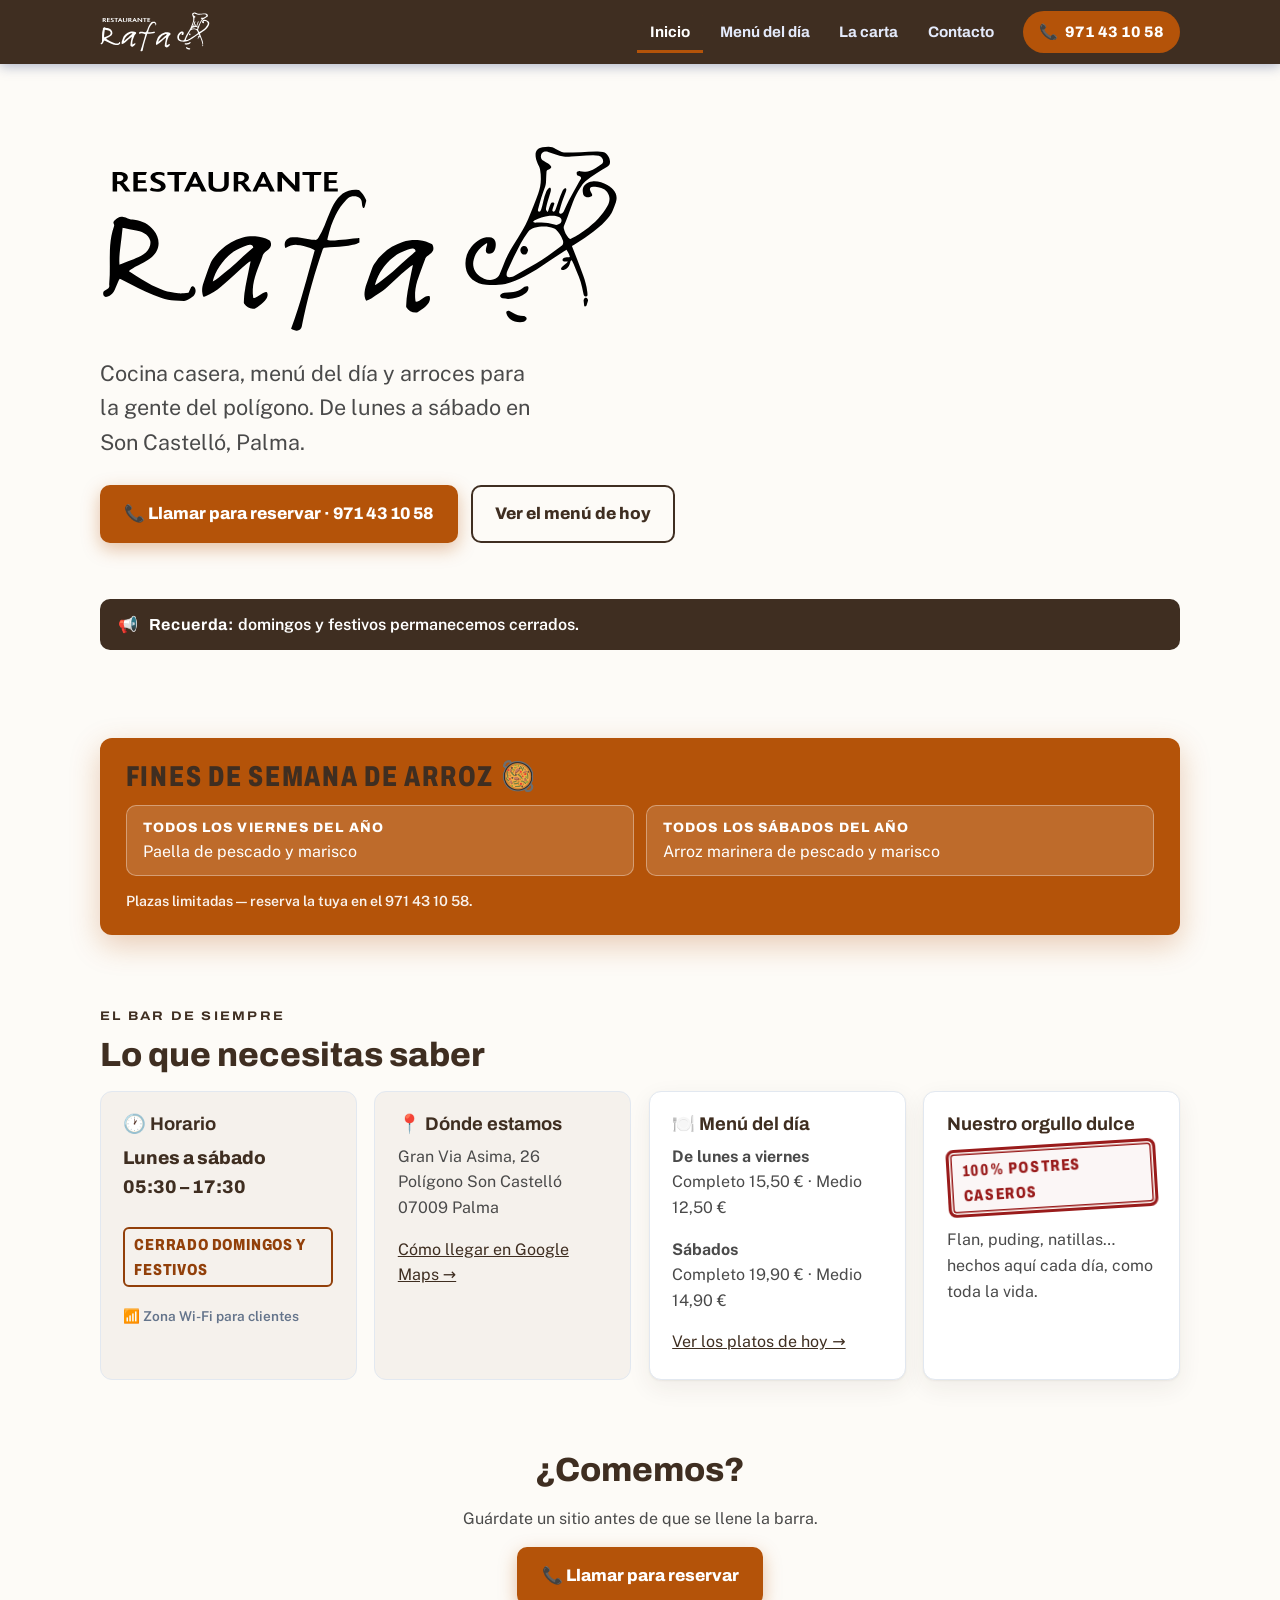
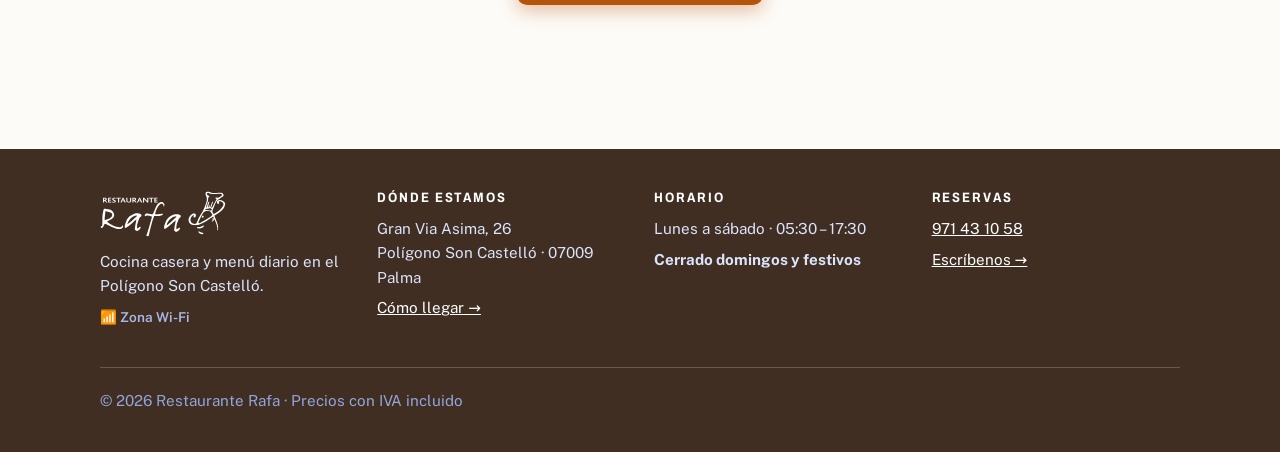
<file: index.html>
<!DOCTYPE html>
<html lang="es">
<head>
  <meta charset="UTF-8">
  <meta name="viewport" content="width=device-width, initial-scale=1">
  <title>Restaurante Rafa · Menú diario y cocina casera en Son Castelló, Palma</title>
  <meta name="description" content="Bar restaurante Rafa en el Polígono Son Castelló (Palma). Menú del día, bocadillos, arroces y postres 100% caseros. Paella de pescado y marisco todos los viernes. Reservas: 971 43 10 58.">
  <meta name="theme-color" content="#1E3A8A">
  <link rel="icon" type="image/svg+xml" href="logo-rafa.svg">
  <meta property="og:title" content="Restaurante Rafa · Son Castelló, Palma">
  <meta property="og:description" content="Menú del día, arroces de fin de semana y postres 100% caseros. Reservas: 971 43 10 58.">
  <link rel="preconnect" href="https://fonts.googleapis.com">
  <link rel="preconnect" href="https://fonts.gstatic.com" crossorigin>
  <link href="https://fonts.googleapis.com/css2?family=Archivo:wdth,wght@62..125,400..900&family=Caveat:wght@600&family=Public+Sans:wght@400;600;700&display=swap" rel="stylesheet">
  <link rel="stylesheet" href="estilo.css">
</head>
<body>
  <a class="salto-contenido" href="#contenido">Saltar al contenido</a>

  <header class="cabecera">
    <div class="contenedor cabecera__fila">
      <a class="marca" href="index.html" aria-label="Restaurante Rafa — Inicio">
        <img class="logo-blanco" src="logo-rafa.svg" alt="Restaurante Rafa">
      </a>
      <button class="nav-boton" aria-expanded="false" aria-controls="nav-principal">☰ Menú</button>
      <nav class="nav-principal" id="nav-principal" aria-label="Navegación principal">
        <ul>
          <li><a href="index.html" aria-current="page">Inicio</a></li>
          <li><a href="menu-diario.html">Menú del día</a></li>
          <li><a href="la-carta.html">La carta</a></li>
          <li><a href="contacto.html">Contacto</a></li>
        </ul>
      </nav>
      <a class="btn-llamar-nav" href="tel:971431058">
        📞 <span class="texto">971 43 10 58</span><span class="texto-corto">Llamar</span>
      </a>
    </div>
  </header>

  <main id="contenido">

    <!-- ============ PORTADA ============ -->
    <section class="hero contenedor">
      <img class="hero__logo" src="logo-rafa.svg" alt="Restaurante Rafa">
      <p class="hero__lema">
        Cocina casera, menú del día y arroces para la gente del polígono.
        De lunes a sábado en Son Castelló, Palma.
      </p>
      <div class="hero__acciones">
        <a class="btn btn--llamar" href="tel:971431058">📞 Llamar para reservar · 971 43 10 58</a>
        <a class="btn btn--contorno" href="menu-diario.html">Ver el menú de hoy</a>
      </div>
    </section>

    <!-- ============ AVISOS DESTACADOS ============
         Para cambiar el aviso, edita el texto de abajo.
         Para ocultarlo, añade class="aviso oculto".        -->
    <section class="contenedor" aria-label="Avisos">
      <p class="aviso">
        📢 <span><strong>Recuerda:</strong> domingos y festivos permanecemos cerrados.</span>
      </p>
    </section>

    <!-- ============ ARROCES DE FIN DE SEMANA ============ -->
    <section class="seccion contenedor" aria-labelledby="titulo-arroces">
      <div class="banner-arroces">
        <h2 class="banner-arroces__titulo" id="titulo-arroces">Fines de semana de arroz 🥘</h2>
        <ul class="banner-arroces__dias">
          <li>
            <strong>Todos los viernes del año</strong>
            Paella de pescado y marisco
          </li>
          <li>
            <strong>Todos los sábados del año</strong>
            Arroz marinera de pescado y marisco
          </li>
        </ul>
        <p class="banner-arroces__nota">Plazas limitadas — reserva la tuya en el 971 43 10 58.</p>
      </div>
    </section>

    <!-- ============ INFORMACIÓN PRÁCTICA ============ -->
    <section class="seccion contenedor" aria-labelledby="titulo-info" style="padding-top:0">
      <p class="cejilla cejilla--marino">El bar de siempre</p>
      <h2 id="titulo-info">Lo que necesitas saber</h2>

      <div class="rejilla-info mt-1">
        <article class="tarjeta">
          <h3>🕐 Horario</h3>
          <p class="dato-fuerte">Lunes a sábado<br>05:30 – 17:30</p>
          <p><span class="cerrado">Cerrado domingos y festivos</span></p>
          <p><span class="wifi">📶 Zona Wi-Fi para clientes</span></p>
        </article>

        <article class="tarjeta">
          <h3>📍 Dónde estamos</h3>
          <p>Gran Via Asima, 26<br>Polígono Son Castelló<br>07009 Palma</p>
          <p><a href="https://www.google.com/maps/search/?api=1&query=Restaurante+Rafa+Gran+Via+Asima+26+Palma" target="_blank" rel="noopener">Cómo llegar en Google Maps →</a></p>
        </article>

        <article class="tarjeta tarjeta--papel">
          <h3>🍽️ Menú del día</h3>
          <p>
            <strong>De lunes a viernes</strong><br>
            Completo 15,50 € · Medio 12,50 €
          </p>
          <p>
            <strong>Sábados</strong><br>
            Completo 19,90 € · Medio 14,90 €
          </p>
          <p><a href="menu-diario.html">Ver los platos de hoy →</a></p>
        </article>

        <article class="tarjeta tarjeta--papel">
          <h3>Nuestro orgullo dulce</h3>
          <p><span class="sello">100% postres caseros</span></p>
          <p class="mt-1">Flan, puding, natillas… hechos aquí cada día, como toda la vida.</p>
        </article>
      </div>
    </section>

    <!-- ============ CIERRE ============ -->
    <section class="seccion contenedor centrado" style="padding-top:0">
      <h2>¿Comemos?</h2>
      <p>Guárdate un sitio antes de que se llene la barra.</p>
      <a class="btn btn--llamar" href="tel:971431058">📞 Llamar para reservar</a>
    </section>

  </main>

  <footer class="pie">
    <div class="contenedor">
      <div class="pie__rejilla">
        <div class="pie__marca">
          <img class="logo-blanco" src="logo-rafa.svg" alt="Restaurante Rafa">
          <p>Cocina casera y menú diario en el Polígono Son Castelló.</p>
          <p><span class="wifi">📶 Zona Wi-Fi</span></p>
        </div>
        <div>
          <h3>Dónde estamos</h3>
          <p>Gran Via Asima, 26<br>Polígono Son Castelló · 07009 Palma</p>
          <p><a href="https://www.google.com/maps/search/?api=1&query=Restaurante+Rafa+Gran+Via+Asima+26+Palma" target="_blank" rel="noopener">Cómo llegar →</a></p>
        </div>
        <div>
          <h3>Horario</h3>
          <p>Lunes a sábado · 05:30 – 17:30</p>
          <p><strong>Cerrado domingos y festivos</strong></p>
        </div>
        <div>
          <h3>Reservas</h3>
          <p><a href="tel:971431058">971 43 10 58</a></p>
          <p><a href="contacto.html">Escríbenos →</a></p>
        </div>
      </div>
      <div class="pie__condiciones">
        <p class="pie__legal">© <span data-anio>2026</span> Restaurante Rafa · Precios con IVA incluido</p>
      </div>
    </div>
  </footer>

  <script src="config.js"></script>
  <script src="comun.js"></script>
</body>
</html>
</file>
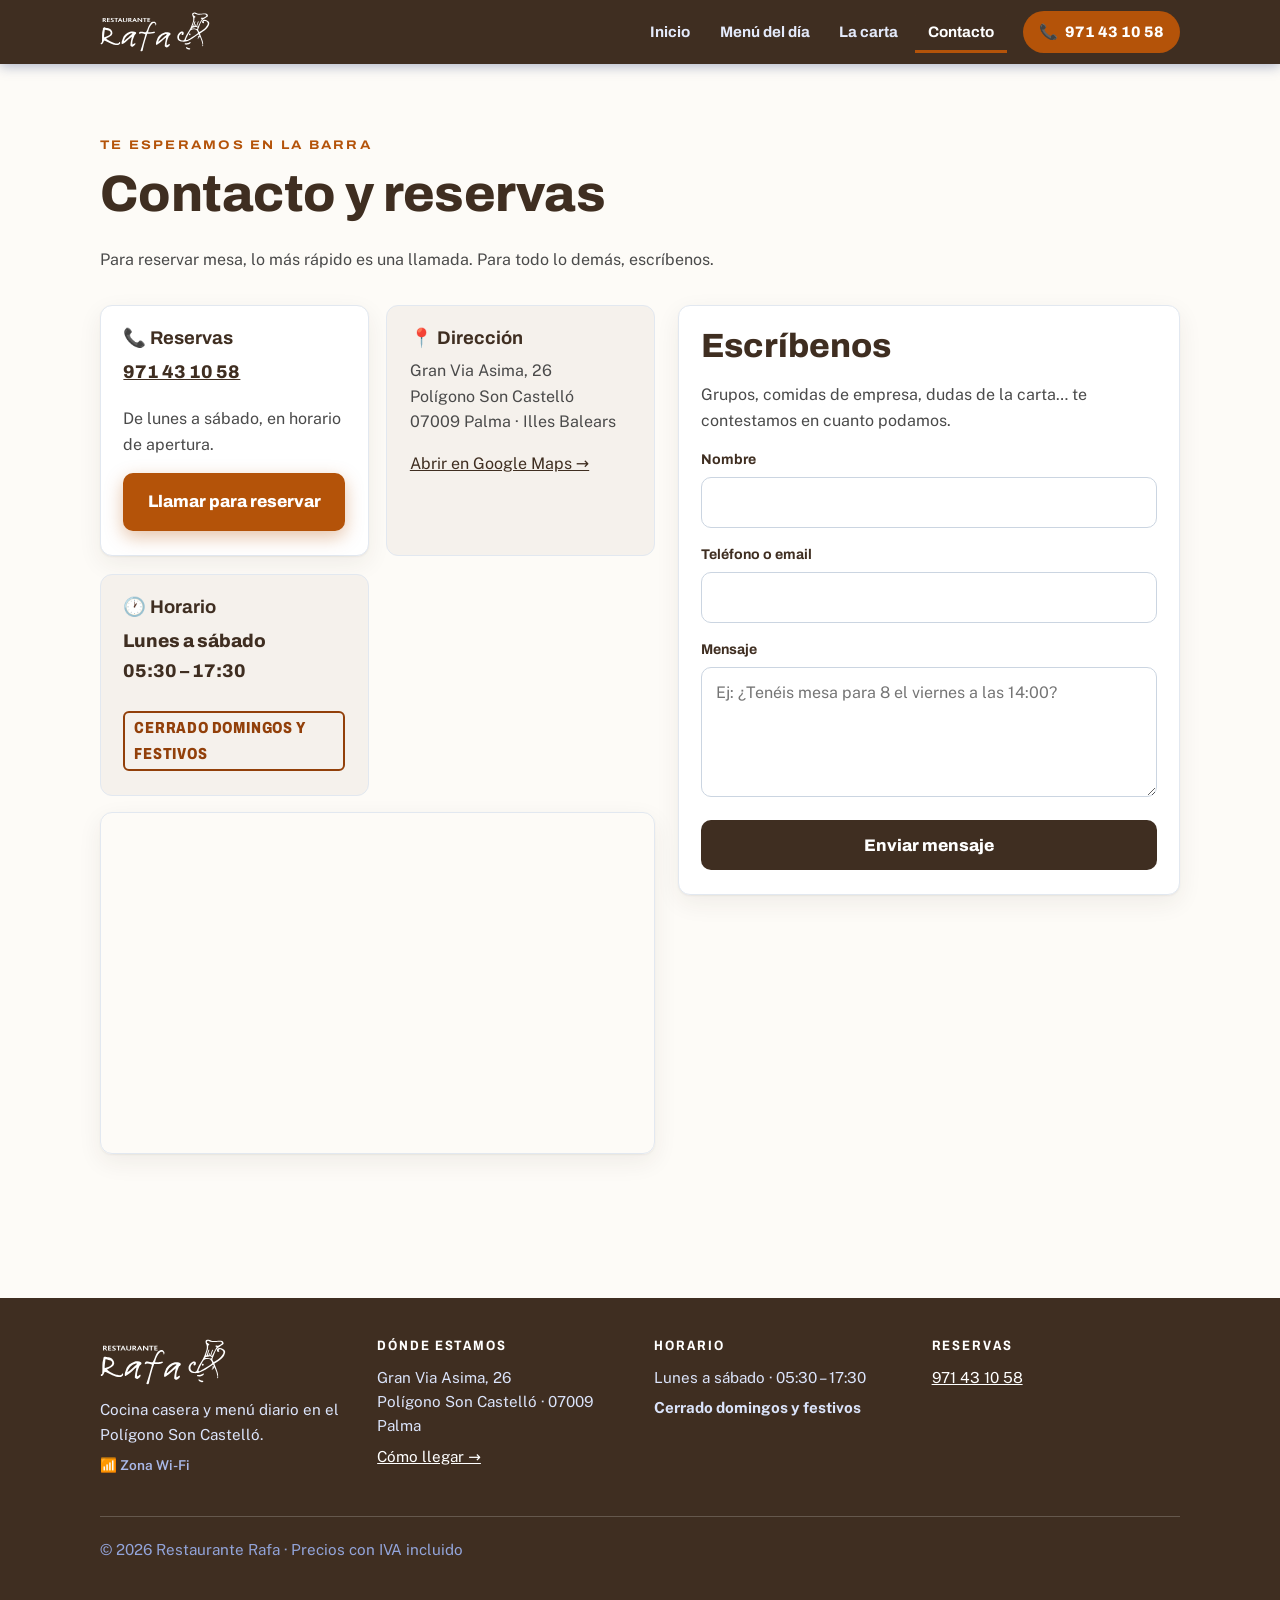
<file: contacto.html>
<!DOCTYPE html>
<html lang="es">
<head>
  <meta charset="UTF-8">
  <meta name="viewport" content="width=device-width, initial-scale=1">
  <title>Contacto y reservas · Restaurante Rafa, Son Castelló</title>
  <meta name="description" content="Reserva mesa en Restaurante Rafa: 971 43 10 58. Gran Via Asima 26, Polígono Son Castelló, Palma. Abierto de lunes a sábado.">
  <meta name="theme-color" content="#1E3A8A">
  <link rel="icon" type="image/svg+xml" href="logo-rafa.svg">
  <link rel="preconnect" href="https://fonts.googleapis.com">
  <link rel="preconnect" href="https://fonts.gstatic.com" crossorigin>
  <link href="https://fonts.googleapis.com/css2?family=Archivo:wdth,wght@62..125,400..900&family=Caveat:wght@600&family=Public+Sans:wght@400;600;700&display=swap" rel="stylesheet">
  <link rel="stylesheet" href="estilo.css">
</head>
<body>
  <a class="salto-contenido" href="#contenido">Saltar al contenido</a>

  <header class="cabecera">
    <div class="contenedor cabecera__fila">
      <a class="marca" href="index.html" aria-label="Restaurante Rafa — Inicio">
        <img class="logo-blanco" src="logo-rafa.svg" alt="Restaurante Rafa">
      </a>
      <button class="nav-boton" aria-expanded="false" aria-controls="nav-principal">☰ Menú</button>
      <nav class="nav-principal" id="nav-principal" aria-label="Navegación principal">
        <ul>
          <li><a href="index.html">Inicio</a></li>
          <li><a href="menu-diario.html">Menú del día</a></li>
          <li><a href="la-carta.html">La carta</a></li>
          <li><a href="contacto.html" aria-current="page">Contacto</a></li>
        </ul>
      </nav>
      <a class="btn-llamar-nav" href="tel:971431058">
        📞 <span class="texto">971 43 10 58</span><span class="texto-corto">Llamar</span>
      </a>
    </div>
  </header>

  <main id="contenido">
    <section class="seccion contenedor">
      <p class="cejilla">Te esperamos en la barra</p>
      <h1>Contacto y reservas</h1>
      <p>Para reservar mesa, lo más rápido es una llamada. Para todo lo demás, escríbenos.</p>

      <div class="rejilla-contacto mt-2">

        <!-- Columna: dónde y cuándo -->
        <div>
          <div class="rejilla-info">
            <article class="tarjeta tarjeta--papel">
              <h3>📞 Reservas</h3>
              <p class="dato-fuerte"><a href="tel:971431058">971 43 10 58</a></p>
              <p>De lunes a sábado, en horario de apertura.</p>
              <a class="btn btn--llamar btn--bloque" href="tel:971431058">Llamar para reservar</a>
            </article>

            <article class="tarjeta">
              <h3>📍 Dirección</h3>
              <p>Gran Via Asima, 26<br>Polígono Son Castelló<br>07009 Palma · Illes Balears</p>
              <p><a href="https://www.google.com/maps/search/?api=1&query=Restaurante+Rafa+Gran+Via+Asima+26+Palma" target="_blank" rel="noopener">Abrir en Google Maps →</a></p>
            </article>

            <article class="tarjeta">
              <h3>🕐 Horario</h3>
              <p class="dato-fuerte">Lunes a sábado<br>05:30 – 17:30</p>
              <p><span class="cerrado">Cerrado domingos y festivos</span></p>
            </article>
          </div>

          <div class="mapa mt-1">
            <iframe
              title="Mapa: Restaurante Rafa, Gran Via Asima 26, Palma"
              src="https://maps.google.com/maps?q=Restaurante%20Rafa%2C%20Gran%20Via%20Asima%2026%2C%20Palma&z=16&output=embed"
              loading="lazy"
              referrerpolicy="no-referrer-when-downgrade"></iframe>
          </div>
        </div>

        <!-- Columna: formulario -->
        <div class="tarjeta tarjeta--papel">
          <h2>Escríbenos</h2>
          <p>Grupos, comidas de empresa, dudas de la carta… te contestamos en cuanto podamos.</p>

          <form class="formulario" id="form-contacto" method="POST" novalidate>
            <div class="campo">
              <label for="c-nombre">Nombre</label>
              <input id="c-nombre" name="nombre" type="text" autocomplete="name" required>
            </div>
            <div class="campo">
              <label for="c-telefono">Teléfono o email</label>
              <input id="c-telefono" name="contacto" type="text" autocomplete="tel" required>
            </div>
            <div class="campo">
              <label for="c-mensaje">Mensaje</label>
              <textarea id="c-mensaje" name="mensaje" required placeholder="Ej: ¿Tenéis mesa para 8 el viernes a las 14:00?"></textarea>
            </div>
            <button class="btn btn--marino btn--bloque" type="submit">Enviar mensaje</button>
            <p class="nota-formulario" id="nota-formulario" hidden></p>
          </form>
        </div>

      </div>
    </section>
  </main>

  <footer class="pie">
    <div class="contenedor">
      <div class="pie__rejilla">
        <div class="pie__marca">
          <img class="logo-blanco" src="logo-rafa.svg" alt="Restaurante Rafa">
          <p>Cocina casera y menú diario en el Polígono Son Castelló.</p>
          <p><span class="wifi">📶 Zona Wi-Fi</span></p>
        </div>
        <div>
          <h3>Dónde estamos</h3>
          <p>Gran Via Asima, 26<br>Polígono Son Castelló · 07009 Palma</p>
          <p><a href="https://www.google.com/maps/search/?api=1&query=Restaurante+Rafa+Gran+Via+Asima+26+Palma" target="_blank" rel="noopener">Cómo llegar →</a></p>
        </div>
        <div>
          <h3>Horario</h3>
          <p>Lunes a sábado · 05:30 – 17:30</p>
          <p><strong>Cerrado domingos y festivos</strong></p>
        </div>
        <div>
          <h3>Reservas</h3>
          <p><a href="tel:971431058">971 43 10 58</a></p>
        </div>
      </div>
      <div class="pie__condiciones">
        <p class="pie__legal">© <span data-anio>2026</span> Restaurante Rafa · Precios con IVA incluido</p>
      </div>
    </div>
  </footer>

  <script src="config.js"></script>
  <script src="comun.js"></script>
  <script>
    /* Formulario: usa Formspree si hay ID en config.js;
       si no, guía al visitante hacia el teléfono. */
    (function () {
      const form = document.getElementById("form-contacto");
      const nota = document.getElementById("nota-formulario");
      const id = (window.RAFA_CONFIG || {}).FORMSPREE_ID;

      if (id) form.action = "https://formspree.io/f/" + id;

      form.addEventListener("submit", async (e) => {
        e.preventDefault();
        if (!form.reportValidity()) return;

        if (!id) {
          nota.hidden = false;
          nota.innerHTML = 'El formulario aún no está conectado. Mientras tanto, llámanos al <a href="tel:971431058"><strong>971 43 10 58</strong></a> y te atendemos al momento.';
          return;
        }

        const boton = form.querySelector("button[type=submit]");
        boton.disabled = true; boton.textContent = "Enviando…";

        try {
          const r = await fetch(form.action, {
            method: "POST",
            body: new FormData(form),
            headers: { Accept: "application/json" }
          });
          if (!r.ok) throw new Error();
          form.reset();
          nota.hidden = false;
          nota.textContent = "Mensaje enviado ✓ Te responderemos lo antes posible.";
        } catch {
          nota.hidden = false;
          nota.innerHTML = 'No se pudo enviar el mensaje. Llámanos al <a href="tel:971431058"><strong>971 43 10 58</strong></a>.';
        } finally {
          boton.disabled = false; boton.textContent = "Enviar mensaje";
        }
      });
    })();
  </script>
</body>
</html>
</file>
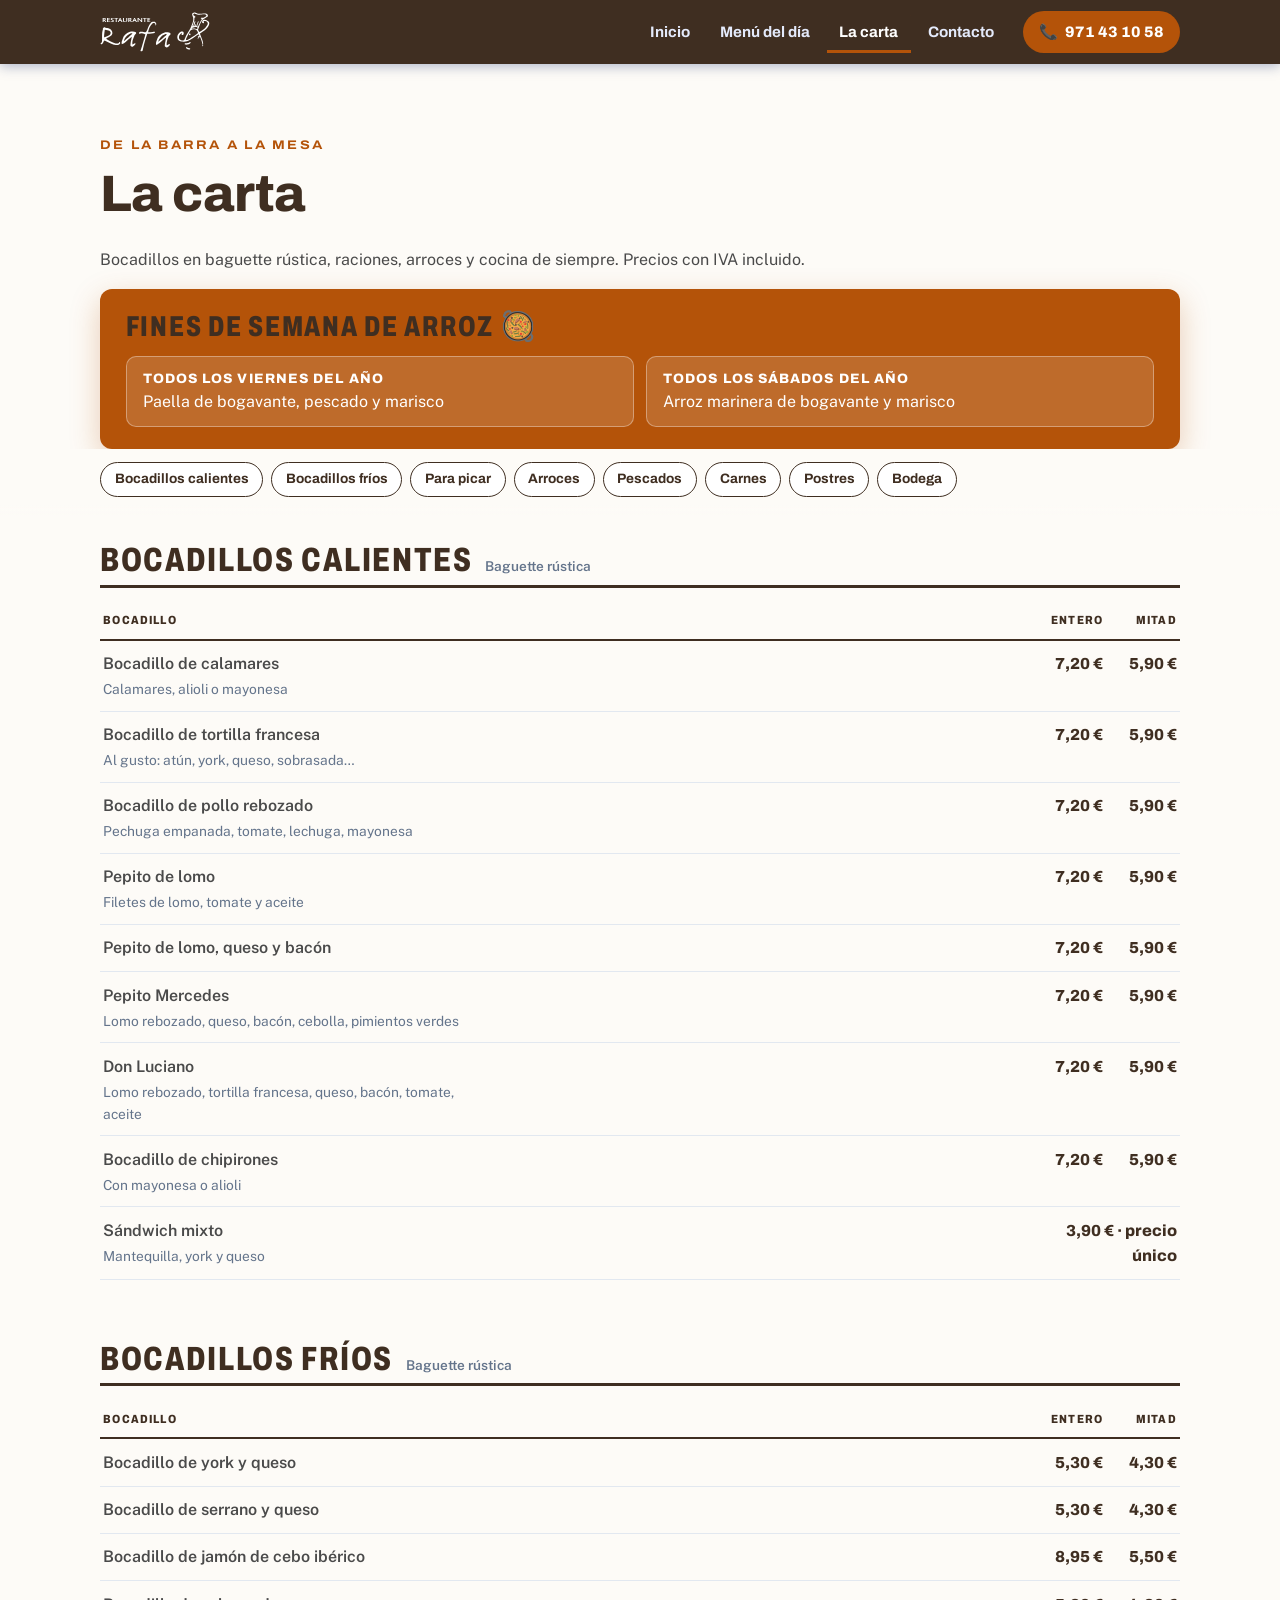
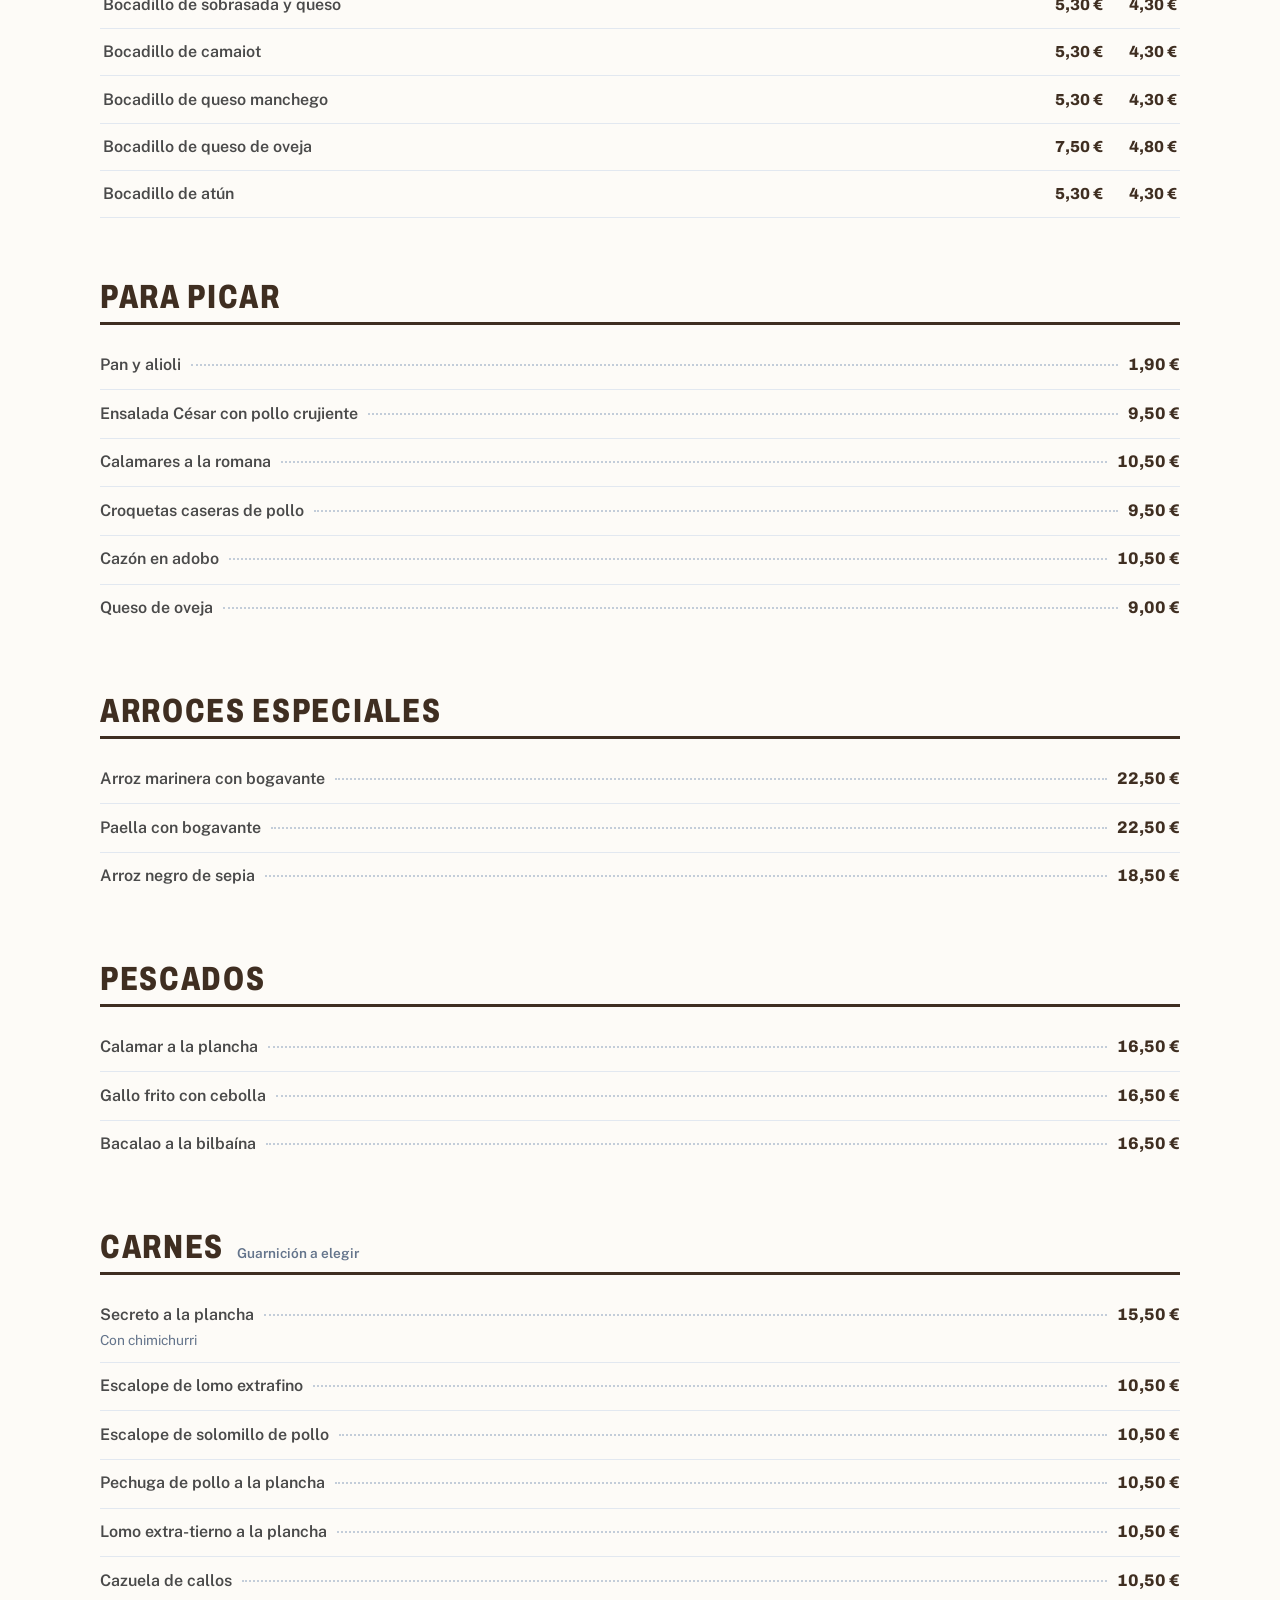
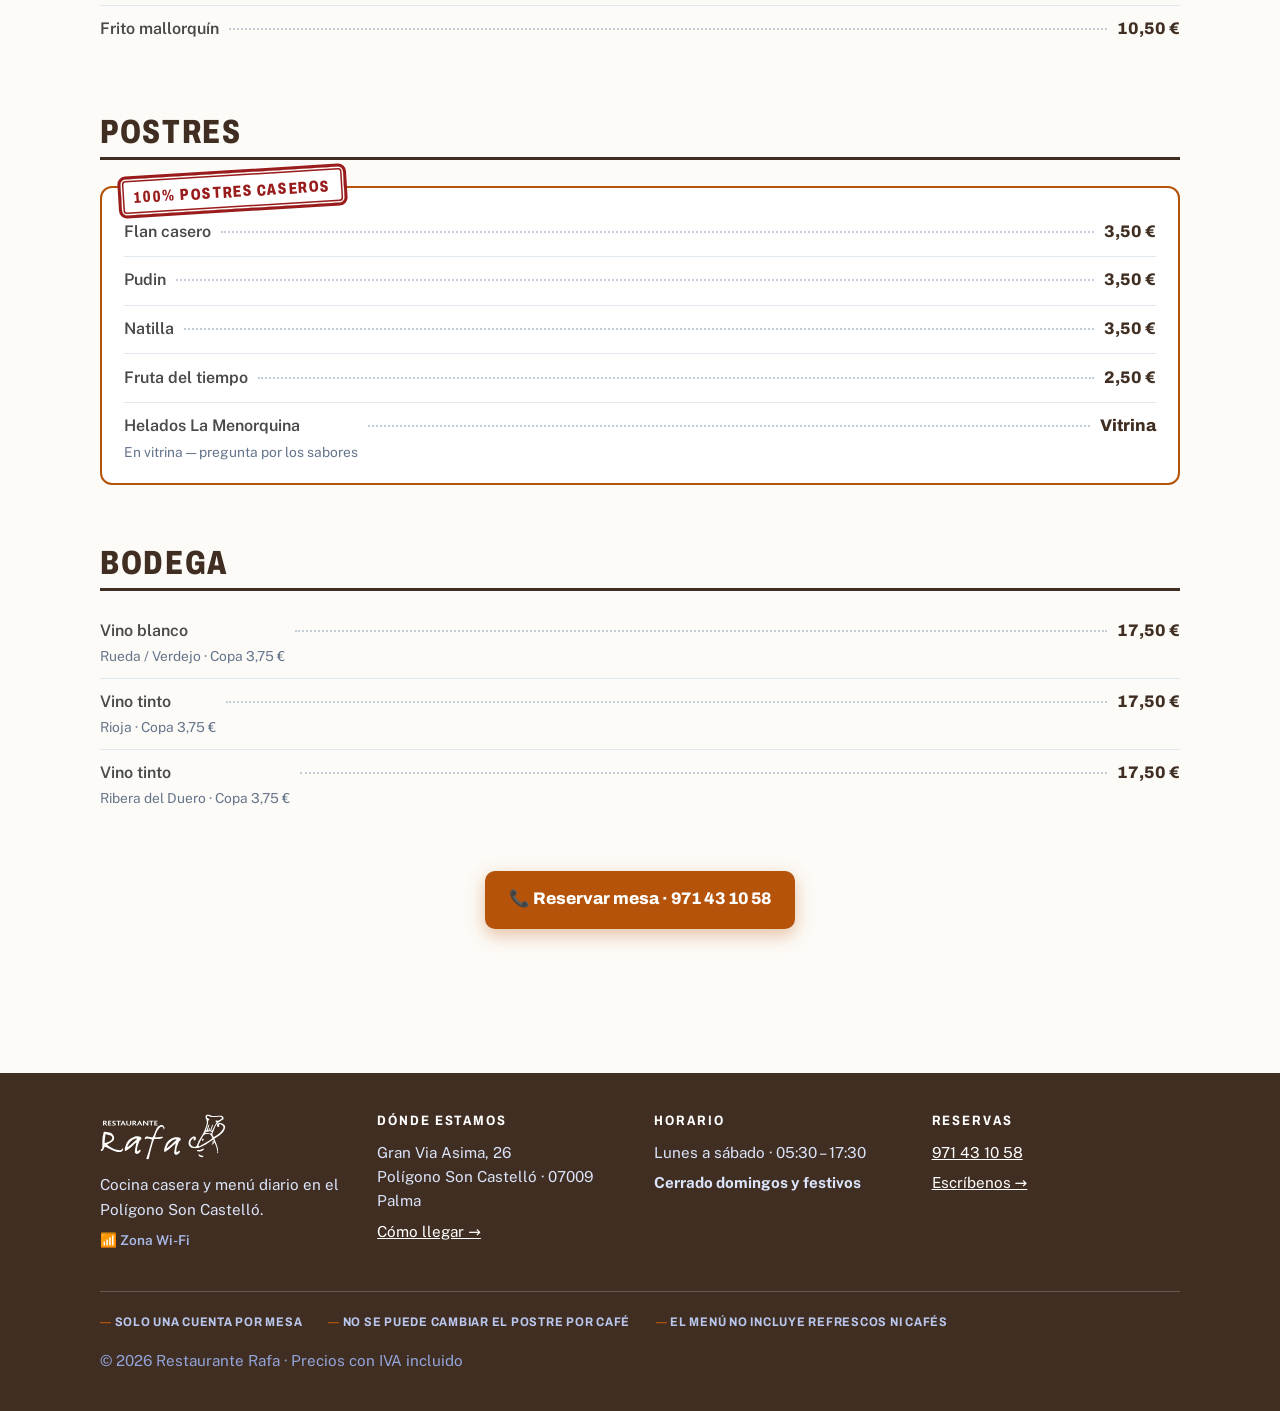
<file: la-carta.html>
<!DOCTYPE html>
<html lang="es">
<head>
  <meta charset="UTF-8">
  <meta name="viewport" content="width=device-width, initial-scale=1">
  <title>La carta · Restaurante Rafa, Son Castelló</title>
  <meta name="description" content="Carta completa de Restaurante Rafa: bocadillos en baguette rústica, raciones para picar, arroces con bogavante, carnes, pescados, postres 100% caseros y bodega. Precios con IVA.">
  <meta name="theme-color" content="#1E3A8A">
  <link rel="icon" type="image/svg+xml" href="logo-rafa.svg">
  <link rel="preconnect" href="https://fonts.googleapis.com">
  <link rel="preconnect" href="https://fonts.gstatic.com" crossorigin>
  <link href="https://fonts.googleapis.com/css2?family=Archivo:wdth,wght@62..125,400..900&family=Caveat:wght@600&family=Public+Sans:wght@400;600;700&display=swap" rel="stylesheet">
  <link rel="stylesheet" href="estilo.css">
</head>
<body>
  <a class="salto-contenido" href="#contenido">Saltar al contenido</a>

  <header class="cabecera">
    <div class="contenedor cabecera__fila">
      <a class="marca" href="index.html" aria-label="Restaurante Rafa — Inicio">
        <img class="logo-blanco" src="logo-rafa.svg" alt="Restaurante Rafa">
      </a>
      <button class="nav-boton" aria-expanded="false" aria-controls="nav-principal">☰ Menú</button>
      <nav class="nav-principal" id="nav-principal" aria-label="Navegación principal">
        <ul>
          <li><a href="index.html">Inicio</a></li>
          <li><a href="menu-diario.html">Menú del día</a></li>
          <li><a href="la-carta.html" aria-current="page">La carta</a></li>
          <li><a href="contacto.html">Contacto</a></li>
        </ul>
      </nav>
      <a class="btn-llamar-nav" href="tel:971431058">
        📞 <span class="texto">971 43 10 58</span><span class="texto-corto">Llamar</span>
      </a>
    </div>
  </header>

  <main id="contenido">
    <section class="seccion contenedor" style="padding-bottom:0">
      <p class="cejilla">De la barra a la mesa</p>
      <h1>La carta</h1>
      <p>Bocadillos en baguette rústica, raciones, arroces y cocina de siempre. Precios con IVA incluido.</p>

      <!-- Arroces de fin de semana: destacado prioritario también en la carta -->
      <div class="banner-arroces mt-1">
        <h2 class="banner-arroces__titulo">Fines de semana de arroz 🥘</h2>
        <ul class="banner-arroces__dias">
          <li><strong>Todos los viernes del año</strong> Paella de bogavante, pescado y marisco</li>
          <li><strong>Todos los sábados del año</strong> Arroz marinera de bogavante y marisco</li>
        </ul>
      </div>
    </section>

    <!-- Navegación por secciones -->
    <nav class="chips-carta" aria-label="Secciones de la carta">
      <div class="contenedor">
        <ul>
          <li><a href="#calientes">Bocadillos calientes</a></li>
          <li><a href="#frios">Bocadillos fríos</a></li>
          <li><a href="#picar">Para picar</a></li>
          <li><a href="#arroces">Arroces</a></li>
          <li><a href="#pescados">Pescados</a></li>
          <li><a href="#carnes">Carnes</a></li>
          <li><a href="#postres">Postres</a></li>
          <li><a href="#bodega">Bodega</a></li>
        </ul>
      </div>
    </nav>

    <div class="contenedor">

      <!-- ========== BOCADILLOS CALIENTES ========== -->
      <section class="seccion-carta" id="calientes" aria-labelledby="t-calientes">
        <h2 id="t-calientes">Bocadillos calientes <span class="nota-seccion">Baguette rústica</span></h2>
        <table class="tabla-bocadillos">
          <thead>
            <tr><th scope="col">Bocadillo</th><th scope="col">Entero</th><th scope="col">Mitad</th></tr>
          </thead>
          <tbody>
            <tr>
              <td><span class="plato__nombre">Bocadillo de calamares</span><span class="plato__desc">Calamares, alioli o mayonesa</span></td>
              <td class="precio">7,20 €</td><td class="precio">5,90 €</td>
            </tr>
            <tr>
              <td><span class="plato__nombre">Bocadillo de tortilla francesa</span><span class="plato__desc">Al gusto: atún, york, queso, sobrasada…</span></td>
              <td class="precio">7,20 €</td><td class="precio">5,90 €</td>
            </tr>
            <tr>
              <td><span class="plato__nombre">Bocadillo de pollo rebozado</span><span class="plato__desc">Pechuga empanada, tomate, lechuga, mayonesa</span></td>
              <td class="precio">7,20 €</td><td class="precio">5,90 €</td>
            </tr>
            <tr>
              <td><span class="plato__nombre">Pepito de lomo</span><span class="plato__desc">Filetes de lomo, tomate y aceite</span></td>
              <td class="precio">7,20 €</td><td class="precio">5,90 €</td>
            </tr>
            <tr>
              <td><span class="plato__nombre">Pepito de lomo, queso y bacón</span></td>
              <td class="precio">7,20 €</td><td class="precio">5,90 €</td>
            </tr>
            <tr>
              <td><span class="plato__nombre">Pepito Mercedes</span><span class="plato__desc">Lomo rebozado, queso, bacón, cebolla, pimientos verdes</span></td>
              <td class="precio">7,20 €</td><td class="precio">5,90 €</td>
            </tr>
            <tr>
              <td><span class="plato__nombre">Don Luciano</span><span class="plato__desc">Lomo rebozado, tortilla francesa, queso, bacón, tomate, aceite</span></td>
              <td class="precio">7,20 €</td><td class="precio">5,90 €</td>
            </tr>
            <tr>
              <td><span class="plato__nombre">Bocadillo de chipirones</span><span class="plato__desc">Con mayonesa o alioli</span></td>
              <td class="precio">7,20 €</td><td class="precio">5,90 €</td>
            </tr>
            <tr>
              <td><span class="plato__nombre">Sándwich mixto</span><span class="plato__desc">Mantequilla, york y queso</span></td>
              <td class="precio" colspan="2">3,90 € · precio único</td>
            </tr>
          </tbody>
        </table>
      </section>

      <!-- ========== BOCADILLOS FRÍOS ========== -->
      <section class="seccion-carta" id="frios" aria-labelledby="t-frios">
        <h2 id="t-frios">Bocadillos fríos <span class="nota-seccion">Baguette rústica</span></h2>
        <table class="tabla-bocadillos">
          <thead>
            <tr><th scope="col">Bocadillo</th><th scope="col">Entero</th><th scope="col">Mitad</th></tr>
          </thead>
          <tbody>
            <tr><td><span class="plato__nombre">Bocadillo de york y queso</span></td><td class="precio">5,30 €</td><td class="precio">4,30 €</td></tr>
            <tr><td><span class="plato__nombre">Bocadillo de serrano y queso</span></td><td class="precio">5,30 €</td><td class="precio">4,30 €</td></tr>
            <tr><td><span class="plato__nombre">Bocadillo de jamón de cebo ibérico</span></td><td class="precio">8,95 €</td><td class="precio">5,50 €</td></tr>
            <tr><td><span class="plato__nombre">Bocadillo de sobrasada y queso</span></td><td class="precio">5,30 €</td><td class="precio">4,30 €</td></tr>
            <tr><td><span class="plato__nombre">Bocadillo de camaiot</span></td><td class="precio">5,30 €</td><td class="precio">4,30 €</td></tr>
            <tr><td><span class="plato__nombre">Bocadillo de queso manchego</span></td><td class="precio">5,30 €</td><td class="precio">4,30 €</td></tr>
            <tr><td><span class="plato__nombre">Bocadillo de queso de oveja</span></td><td class="precio">7,50 €</td><td class="precio">4,80 €</td></tr>
            <tr><td><span class="plato__nombre">Bocadillo de atún</span></td><td class="precio">5,30 €</td><td class="precio">4,30 €</td></tr>
          </tbody>
        </table>
      </section>

      <!-- ========== PARA PICAR ========== -->
      <section class="seccion-carta" id="picar" aria-labelledby="t-picar">
        <h2 id="t-picar">Para picar</h2>
        <div class="plato"><span class="plato__nombre">Pan y alioli</span><span class="plato__guia"></span><span class="plato__precio">1,90 €</span></div>
        <div class="plato"><span class="plato__nombre">Ensalada César con pollo crujiente</span><span class="plato__guia"></span><span class="plato__precio">9,50 €</span></div>
        <div class="plato"><span class="plato__nombre">Calamares a la romana</span><span class="plato__guia"></span><span class="plato__precio">10,50 €</span></div>
        <div class="plato"><span class="plato__nombre">Croquetas caseras de pollo</span><span class="plato__guia"></span><span class="plato__precio">9,50 €</span></div>
        <div class="plato"><span class="plato__nombre">Cazón en adobo</span><span class="plato__guia"></span><span class="plato__precio">10,50 €</span></div>
        <div class="plato"><span class="plato__nombre">Queso de oveja</span><span class="plato__guia"></span><span class="plato__precio">9,00 €</span></div>
      </section>

      <!-- ========== ARROCES ========== -->
      <section class="seccion-carta" id="arroces" aria-labelledby="t-arroces">
        <h2 id="t-arroces">Arroces especiales</h2>
        <div class="plato"><span class="plato__nombre">Arroz marinera con bogavante</span><span class="plato__guia"></span><span class="plato__precio">22,50 €</span></div>
        <div class="plato"><span class="plato__nombre">Paella con bogavante</span><span class="plato__guia"></span><span class="plato__precio">22,50 €</span></div>
        <div class="plato"><span class="plato__nombre">Arroz negro de sepia</span><span class="plato__guia"></span><span class="plato__precio">18,50 €</span></div>
      </section>

      <!-- ========== PESCADOS ========== -->
      <section class="seccion-carta" id="pescados" aria-labelledby="t-pescados">
        <h2 id="t-pescados">Pescados</h2>
        <div class="plato"><span class="plato__nombre">Calamar a la plancha</span><span class="plato__guia"></span><span class="plato__precio">16,50 €</span></div>
        <div class="plato"><span class="plato__nombre">Gallo frito con cebolla</span><span class="plato__guia"></span><span class="plato__precio">16,50 €</span></div>
        <div class="plato"><span class="plato__nombre">Bacalao a la bilbaína</span><span class="plato__guia"></span><span class="plato__precio">16,50 €</span></div>
      </section>

      <!-- ========== CARNES ========== -->
      <section class="seccion-carta" id="carnes" aria-labelledby="t-carnes">
        <h2 id="t-carnes">Carnes <span class="nota-seccion">Guarnición a elegir</span></h2>
        <div class="plato"><span class="plato__nombre">Secreto a la plancha<span class="plato__desc">Con chimichurri</span></span><span class="plato__guia"></span><span class="plato__precio">15,50 €</span></div>
        <div class="plato"><span class="plato__nombre">Escalope de lomo extrafino</span><span class="plato__guia"></span><span class="plato__precio">10,50 €</span></div>
        <div class="plato"><span class="plato__nombre">Escalope de solomillo de pollo</span><span class="plato__guia"></span><span class="plato__precio">10,50 €</span></div>
        <div class="plato"><span class="plato__nombre">Pechuga de pollo a la plancha</span><span class="plato__guia"></span><span class="plato__precio">10,50 €</span></div>
        <div class="plato"><span class="plato__nombre">Lomo extra-tierno a la plancha</span><span class="plato__guia"></span><span class="plato__precio">10,50 €</span></div>
        <div class="plato"><span class="plato__nombre">Cazuela de callos</span><span class="plato__guia"></span><span class="plato__precio">10,50 €</span></div>
        <div class="plato"><span class="plato__nombre">Frito mallorquín</span><span class="plato__guia"></span><span class="plato__precio">10,50 €</span></div>
      </section>

      <!-- ========== POSTRES (enmarcados como caseros) ========== -->
      <section class="seccion-carta" id="postres" aria-labelledby="t-postres">
        <h2 id="t-postres">Postres</h2>
        <div class="marco-caseros">
          <span class="sello">100% postres caseros</span>
          <div class="plato"><span class="plato__nombre">Flan casero</span><span class="plato__guia"></span><span class="plato__precio">3,50 €</span></div>
          <div class="plato"><span class="plato__nombre">Pudin</span><span class="plato__guia"></span><span class="plato__precio">3,50 €</span></div>
          <div class="plato"><span class="plato__nombre">Natilla</span><span class="plato__guia"></span><span class="plato__precio">3,50 €</span></div>
          <div class="plato"><span class="plato__nombre">Fruta del tiempo</span><span class="plato__guia"></span><span class="plato__precio">2,50 €</span></div>
          <div class="plato"><span class="plato__nombre">Helados La Menorquina<span class="plato__desc">En vitrina — pregunta por los sabores</span></span><span class="plato__guia"></span><span class="plato__precio">Vitrina</span></div>
        </div>
      </section>

      <!-- ========== BODEGA ========== -->
      <section class="seccion-carta" id="bodega" aria-labelledby="t-bodega">
        <h2 id="t-bodega">Bodega</h2>
        <div class="plato"><span class="plato__nombre">Vino blanco<span class="plato__desc">Rueda / Verdejo · Copa 3,75 €</span></span><span class="plato__guia"></span><span class="plato__precio">17,50 €</span></div>
        <div class="plato"><span class="plato__nombre">Vino tinto<span class="plato__desc">Rioja · Copa 3,75 €</span></span><span class="plato__guia"></span><span class="plato__precio">17,50 €</span></div>
        <div class="plato"><span class="plato__nombre">Vino tinto<span class="plato__desc">Ribera del Duero · Copa 3,75 €</span></span><span class="plato__guia"></span><span class="plato__precio">17,50 €</span></div>
      </section>

      <div class="centrado seccion" style="padding-top:1rem">
        <a class="btn btn--llamar" href="tel:971431058">📞 Reservar mesa · 971 43 10 58</a>
      </div>
    </div>
  </main>

  <footer class="pie">
    <div class="contenedor">
      <div class="pie__rejilla">
        <div class="pie__marca">
          <img class="logo-blanco" src="logo-rafa.svg" alt="Restaurante Rafa">
          <p>Cocina casera y menú diario en el Polígono Son Castelló.</p>
          <p><span class="wifi">📶 Zona Wi-Fi</span></p>
        </div>
        <div>
          <h3>Dónde estamos</h3>
          <p>Gran Via Asima, 26<br>Polígono Son Castelló · 07009 Palma</p>
          <p><a href="https://www.google.com/maps/search/?api=1&query=Restaurante+Rafa+Gran+Via+Asima+26+Palma" target="_blank" rel="noopener">Cómo llegar →</a></p>
        </div>
        <div>
          <h3>Horario</h3>
          <p>Lunes a sábado · 05:30 – 17:30</p>
          <p><strong>Cerrado domingos y festivos</strong></p>
        </div>
        <div>
          <h3>Reservas</h3>
          <p><a href="tel:971431058">971 43 10 58</a></p>
          <p><a href="contacto.html">Escríbenos →</a></p>
        </div>
      </div>
      <div class="pie__condiciones">
        <ul>
          <li>Solo una cuenta por mesa</li>
          <li>No se puede cambiar el postre por café</li>
          <li>El menú no incluye refrescos ni cafés</li>
        </ul>
        <p class="pie__legal">© <span data-anio>2026</span> Restaurante Rafa · Precios con IVA incluido</p>
      </div>
    </div>
  </footer>

  <script src="config.js"></script>
  <script src="comun.js"></script>
</body>
</html>
</file>
<file: estilo.css>
/* ==========================================================================
   RESTAURANTE RAFA · Hoja de estilos principal
   Paleta "Mediterráneo y Bogavante" (Opción A del briefing) · Regla 60-30-10
   ========================================================================== */

/* ---------- 1. Tokens de diseño ---------- */
:root {
  /* Paleta fijada por el briefing (Opción B: Taberna Tradicional y Brasa) */
  --crema:      #FDFBF7;  /* Fondo principal (60%) — Creme Quente / Amendra */
  --marino:     #3F2E21;  /* Estructura y títulos (30%) — Marrón Café Oscuro */
  --bogavante:  #B45309;  /* Acción y avisos clave (10%) — Ámbar Ouro / Fuego */
  --tinta:      #4A4A4A;  /* Texto de cuerpo — Gris Carbón */
  --bloque:     #F5F1EC;  /* Fondos de bloques — Derivado cálido del fondo */

  /* Derivados */
  --marino-oscuro: #2D1F13;
  --bogavante-oscuro: #92400A;
  --vino:       #991B1B;  /* Rojo Vino para el sello de postres caseros */
  --linea:      #E2E8F0;
  --papel:      #FFFFFF;
  --papel-borde:#E9E4DA;
  --logo-tinta: #231F20;

  /* Tipografía */
  --f-display: "Archivo", system-ui, sans-serif;
  --f-cuerpo:  "Public Sans", system-ui, sans-serif;
  --f-mano:    "Caveat", cursive;

  /* Métricas */
  --ancho-max: 1080px;
  --radio: 12px;
  --sombra-suave: 0 1px 2px rgba(63,46,33,.06), 0 8px 24px rgba(63,46,33,.07);
}

/* ---------- 2. Base ---------- */
*, *::before, *::after { box-sizing: border-box; }

html { scroll-behavior: smooth; }

body {
  margin: 0;
  background: var(--crema);
  color: var(--tinta);
  font-family: var(--f-cuerpo);
  font-size: 1rem;
  line-height: 1.6;
  -webkit-font-smoothing: antialiased;
}

img, svg { max-width: 100%; display: block; }

a { color: var(--marino); }

h1, h2, h3 {
  font-family: var(--f-display);
  color: var(--marino);
  line-height: 1.1;
  margin: 0 0 .5em;
  text-wrap: balance;
}

h1 { font-size: clamp(2rem, 5.5vw, 3.2rem); font-weight: 800; letter-spacing: -.01em; }
h2 { font-size: clamp(1.5rem, 4vw, 2.1rem); font-weight: 800; }
h3 { font-size: 1.15rem; font-weight: 700; }

p { margin: 0 0 1em; }

.contenedor {
  width: min(100% - 2.5rem, var(--ancho-max));
  margin-inline: auto;
}

.seccion { padding-block: clamp(2.5rem, 7vw, 4.5rem); }

/* Cejilla de sección (voz de rotulación) */
.cejilla {
  font-family: var(--f-display);
  font-weight: 700;
  font-stretch: 115%;
  font-size: .78rem;
  letter-spacing: .18em;
  text-transform: uppercase;
  color: var(--bogavante);
  margin-bottom: .6rem;
}
.cejilla--marino { color: var(--marino); }

/* Acceso rápido para teclado */
.salto-contenido {
  position: absolute; left: -999px; top: 0;
  background: var(--marino); color: #fff;
  padding: .6rem 1rem; z-index: 100; border-radius: 0 0 8px 0;
}
.salto-contenido:focus { left: 0; }

:focus-visible {
  outline: 3px solid var(--bogavante);
  outline-offset: 2px;
  border-radius: 4px;
}

/* ---------- 3. Cabecera y navegación (30% marino) ---------- */
.cabecera {
  background: var(--marino);
  position: sticky; top: 0; z-index: 50;
  box-shadow: 0 2px 12px rgba(23, 46, 112, .35);
}

.cabecera__fila {
  display: flex; align-items: center; gap: 1rem;
  min-height: 64px;
}

.marca { display: inline-flex; align-items: center; }
.marca svg, .marca img { height: 40px; width: auto; color: #fff; }

/* El logo es monocromo: este filtro lo vuelve blanco sobre marino */
.logo-blanco { filter: brightness(0) invert(1); }

.texto-corto { display: none; }

.nav-principal { margin-left: auto; }

.nav-principal ul {
  list-style: none; margin: 0; padding: 0;
  display: flex; align-items: center; gap: .25rem;
}

.nav-principal a {
  display: block;
  font-family: var(--f-display);
  font-weight: 700; font-size: .95rem;
  color: #E4EAFB; text-decoration: none;
  padding: .55rem .8rem; border-radius: 8px;
}
.nav-principal a:hover { background: rgba(255,255,255,.12); color: #fff; }
.nav-principal a[aria-current="page"] {
  color: #fff;
  box-shadow: inset 0 -3px 0 var(--bogavante);
  border-radius: 8px 8px 0 0;
}

/* Botón llamar en cabecera — uso nº1 del rojo (10%) */
.btn-llamar-nav {
  display: inline-flex; align-items: center; gap: .45rem;
  background: var(--bogavante); color: #fff;
  font-family: var(--f-display); font-weight: 800; font-size: .95rem;
  text-decoration: none;
  padding: .55rem 1rem; border-radius: 999px;
  white-space: nowrap;
  transition: background .15s ease, transform .15s ease;
}
.btn-llamar-nav:hover { background: var(--bogavante-oscuro); transform: translateY(-1px); }

/* Menú móvil */
.nav-boton {
  display: none;
  margin-left: auto;
  background: none; border: 2px solid rgba(255,255,255,.4);
  color: #fff; border-radius: 8px;
  padding: .45rem .6rem; cursor: pointer;
  font-family: var(--f-display); font-weight: 700; font-size: .9rem;
}

@media (max-width: 780px) {
  .nav-boton { display: inline-flex; align-items: center; gap: .4rem; }
  .btn-llamar-nav .texto { display: none; }      /* en móvil: etiqueta corta */
  .btn-llamar-nav .texto-corto { display: inline; }
  .nav-principal {
    position: absolute; left: 0; right: 0; top: 100%;
    background: var(--marino);
    display: none;
    border-top: 1px solid rgba(255,255,255,.15);
    box-shadow: 0 14px 24px rgba(23,46,112,.35);
  }
  .cabecera.nav-abierta .nav-principal { display: block; }
  .nav-principal ul { flex-direction: column; align-items: stretch; gap: 0; padding: .5rem 1rem 1rem; }
  .nav-principal a { padding: .9rem .5rem; font-size: 1.05rem; border-bottom: 1px solid rgba(255,255,255,.12); border-radius: 0; }
  .nav-principal a[aria-current="page"] { box-shadow: inset 4px 0 0 var(--bogavante); padding-left: .9rem; }
}

/* ---------- 4. Botones ---------- */
.btn {
  display: inline-flex; align-items: center; justify-content: center; gap: .5rem;
  font-family: var(--f-display); font-weight: 800;
  text-decoration: none; cursor: pointer;
  border-radius: 10px; border: 2px solid transparent;
  padding: .85rem 1.4rem; font-size: 1.05rem;
  transition: transform .15s ease, background .15s ease, box-shadow .15s ease;
}
.btn:active { transform: translateY(1px); }

.btn--llamar {           /* Ámbar dorado: reservado a la llamada */
  background: var(--bogavante); color: #fff;
  box-shadow: 0 6px 18px rgba(180,83,9,.35);
}
.btn--llamar:hover { background: var(--bogavante-oscuro); transform: translateY(-2px); }

.btn--contorno {
  background: transparent; color: var(--marino);
  border-color: var(--marino);
}
.btn--contorno:hover { background: var(--marino); color: #fff; }

.btn--marino { background: var(--marino); color: #fff; }
.btn--marino:hover { background: var(--marino-oscuro); }

.btn--bloque { width: 100%; }

/* ---------- 5. Portada ---------- */
.hero { padding-block: clamp(2.5rem, 8vw, 5rem) clamp(2rem, 6vw, 3.5rem); }

.hero__logo {
  width: min(520px, 78vw);
  color: var(--logo-tinta);
  margin-bottom: 1.4rem;
}

.hero__lema {
  font-size: clamp(1.1rem, 2.6vw, 1.35rem);
  max-width: 34ch;
  color: var(--tinta);
}

.hero__acciones {
  display: flex; flex-wrap: wrap; gap: .8rem;
  margin-top: 1.6rem;
}

@media (prefers-reduced-motion: no-preference) {
  .hero > * { animation: subir .6s ease both; }
  .hero > *:nth-child(2) { animation-delay: .08s; }
  .hero > *:nth-child(3) { animation-delay: .16s; }
  @keyframes subir {
    from { opacity: 0; transform: translateY(14px); }
    to   { opacity: 1; transform: none; }
  }
}

/* ---------- 6. Banner de arroces de fin de semana (uso del ámbar) ---------- */
.banner-arroces {
  background: var(--bogavante);
  color: #fff;
  border-radius: var(--radio);
  padding: 1.4rem 1.6rem;
  box-shadow: 0 10px 30px rgba(180,83,9,.28);
}

.banner-arroces__titulo {
  font-family: var(--f-display);
  font-weight: 800; font-stretch: 72%;
  text-transform: uppercase; letter-spacing: .06em;
  font-size: clamp(1.3rem, 3.4vw, 1.8rem);
  margin: 0 0 .8rem;
}

.banner-arroces__dias {
  display: grid; gap: .75rem;
  grid-template-columns: repeat(auto-fit, minmax(240px, 1fr));
  margin: 0; padding: 0; list-style: none;
}

.banner-arroces__dias li {
  background: rgba(255,255,255,.14);
  border: 1px solid rgba(255,255,255,.35);
  border-radius: 10px;
  padding: .8rem 1rem;
  line-height: 1.35;
}

.banner-arroces__dias strong {
  display: block;
  font-family: var(--f-display); font-weight: 800;
  text-transform: uppercase; letter-spacing: .08em;
  font-size: .85rem; margin-bottom: .2rem;
}

.banner-arroces__nota {
  margin: .9rem 0 0; font-size: .88rem; opacity: .92;
  font-weight: 600;
}

/* ---------- 7. Tarjetas de información ---------- */
.rejilla-info {
  display: grid; gap: 1.1rem;
  grid-template-columns: repeat(auto-fit, minmax(250px, 1fr));
}

.tarjeta {
  background: var(--bloque);
  border: 1px solid var(--linea);
  border-radius: var(--radio);
  padding: 1.4rem 1.4rem 1.5rem;
}

.tarjeta h3 { margin-bottom: .6rem; }
.tarjeta p:last-child { margin-bottom: 0; }

.tarjeta--papel { background: var(--papel); box-shadow: var(--sombra-suave); }

.dato-fuerte {
  font-family: var(--f-display); font-weight: 800;
  color: var(--marino); font-size: 1.15rem;
}

.cerrado {
  display: inline-block;
  font-family: var(--f-display); font-weight: 800;
  font-stretch: 78%; text-transform: uppercase; letter-spacing: .05em;
  color: var(--bogavante-oscuro);
  border: 2px solid currentColor; border-radius: 6px;
  padding: .15rem .55rem; margin-top: .4rem;
}

.wifi {
  display: inline-flex; align-items: center; gap: .4rem;
  font-size: .85rem; color: #64748B; font-weight: 600;
}

/* ---------- 8. Sello "100% caseros" (uso nº3: rojo vino) ---------- */
.sello {
  display: inline-block;
  font-family: var(--f-display);
  font-weight: 800; font-stretch: 74%;
  text-transform: uppercase; letter-spacing: .1em;
  color: var(--vino);
  border: 3px solid var(--vino);
  border-radius: 8px;
  padding: .35rem .8rem .3rem;
  transform: rotate(-3.5deg);
  box-shadow: inset 0 0 0 1.5px var(--crema), inset 0 0 0 3px var(--vino);
  background: rgba(153,27,27,.04);
}

.sello--grande { font-size: 1.25rem; padding: .5rem 1.1rem .45rem; }

@media (prefers-reduced-motion: no-preference) {
  .sello--animado { animation: estampar .45s cubic-bezier(.2,1.4,.4,1) both .35s; }
  @keyframes estampar {
    from { opacity: 0; transform: rotate(-3.5deg) scale(1.6); }
    to   { opacity: 1; transform: rotate(-3.5deg) scale(1); }
  }
}

/* ---------- 9. Aviso destacado ---------- */
.aviso {
  background: var(--marino);
  color: #fff;
  border-radius: 10px;
  padding: .8rem 1.1rem;
  display: flex; align-items: center; gap: .7rem;
  font-weight: 600;
}
.aviso strong { font-family: var(--f-display); letter-spacing: .04em; }

/* ---------- 10. LA MINUTA (elemento firma) ---------- */
.minuta {
  background: var(--papel);
  border: 1px solid var(--papel-borde);
  border-top: 6px solid var(--marino);
  border-radius: 6px;
  box-shadow:
    0 1px 0 rgba(35,31,32,.05),
    0 14px 34px rgba(63,46,33,.12),
    0 2px 6px rgba(63,46,33,.08);
  padding: clamp(1.4rem, 4vw, 2.4rem);
  max-width: 640px;
  margin-inline: auto;
}

.minuta__cabecera {
  text-align: center;
  border-bottom: 2px solid var(--linea);
  padding-bottom: 1.1rem;
  margin-bottom: 1.3rem;
}

.minuta__marca { height: 44px; width: auto; margin: 0 auto .8rem; color: var(--logo-tinta); }

.minuta__dia {
  font-family: var(--f-display);
  font-weight: 800; font-stretch: 66%;
  font-size: clamp(2.6rem, 9vw, 3.8rem);
  letter-spacing: .04em;
  color: var(--marino);
  text-transform: uppercase;
  line-height: 1;
  margin: 0;
}

.minuta__fecha {
  font-size: .85rem; color: #64748B; margin: .35rem 0 0;
  font-weight: 600; letter-spacing: .04em;
}

.minuta__seccion { margin-bottom: 1.4rem; }

.minuta__titulo-seccion {
  font-family: var(--f-display);
  font-weight: 800; font-stretch: 82%;
  text-transform: uppercase; letter-spacing: .14em;
  font-size: .95rem;
  color: var(--bogavante);
  margin: 0 0 .55rem;
  display: flex; align-items: center; gap: .6rem;
}
.minuta__titulo-seccion::after {
  content: ""; flex: 1; height: 2px;
  background: repeating-linear-gradient(90deg, var(--linea) 0 6px, transparent 6px 11px);
}

.minuta__platos { list-style: none; margin: 0; padding: 0; }

.minuta__platos li {
  font-size: 1.08rem;
  padding: .5rem .1rem;
  border-bottom: 1px dashed var(--linea);
  color: var(--tinta);
}
.minuta__platos li:last-child { border-bottom: 0; }

/* Cláusulas fijas: voz de fotocopia en mayúsculas */
.minuta__clausulas {
  background: var(--bloque);
  border-radius: 8px;
  padding: 1rem 1.1rem;
  margin-top: .4rem;
}

.minuta__clausulas p {
  font-family: var(--f-display);
  font-weight: 700; font-stretch: 90%;
  font-size: .8rem; letter-spacing: .07em;
  text-transform: uppercase;
  color: var(--marino);
  margin: 0 0 .55rem;
}
.minuta__clausulas p:last-child { margin-bottom: 0; }
.minuta__clausulas .resaltado { color: var(--bogavante-oscuro); }

.minuta__postres {
  display: flex; align-items: center; flex-wrap: wrap; gap: .8rem 1rem;
  margin: 1.1rem 0 0;
}
.minuta__postres p { margin: 0; font-size: .95rem; }

/* Sugerencia del día: escrita "a mano" */
.minuta__sugerencia {
  font-family: var(--f-mano);
  font-size: clamp(1.5rem, 4.5vw, 1.9rem);
  color: var(--bogavante-oscuro);
  text-align: center;
  margin: 1.3rem 0 0;
  transform: rotate(-1.2deg);
  line-height: 1.2;
}

.minuta__pie {
  text-align: center;
  font-family: var(--f-display);
  font-weight: 800; font-stretch: 80%;
  letter-spacing: .12em; text-transform: uppercase;
  font-size: .85rem;
  color: var(--marino);
  border-top: 2px solid var(--linea);
  margin-top: 1.4rem; padding-top: 1rem;
}

.minuta__actualizado {
  text-align: center; font-size: .78rem; color: #94A3B8;
  margin: .8rem 0 0;
}

/* Precios del menú (chips sobre la minuta) */
.precios-menu {
  display: grid; gap: 1rem;
  grid-template-columns: repeat(auto-fit, minmax(240px, 1fr));
  max-width: 640px; margin: 0 auto 1.8rem;
}

.precio-chip {
  background: var(--papel);
  border: 1px solid var(--linea);
  border-radius: var(--radio);
  padding: 1rem 1.2rem;
  box-shadow: var(--sombra-suave);
}

.precio-chip h3 {
  font-stretch: 80%; text-transform: uppercase; letter-spacing: .08em;
  font-size: .85rem; margin-bottom: .5rem;
}

.precio-chip .cifras { display: flex; gap: 1.4rem; }

.precio-chip .cifra strong {
  display: block;
  font-family: var(--f-display); font-weight: 800;
  font-size: 1.5rem; color: var(--marino);
  font-variant-numeric: tabular-nums;
}
.precio-chip .cifra span { font-size: .8rem; color: #64748B; font-weight: 600; }

/* ---------- 11. LA CARTA ---------- */
.chips-carta {
  position: sticky; top: 64px; z-index: 40;
  background: linear-gradient(var(--crema) 82%, transparent);
  padding: .8rem 0 1rem;
}

.chips-carta ul {
  list-style: none; margin: 0; padding: 0 0 .25rem;
  display: flex; gap: .5rem;
  overflow-x: auto;
  -webkit-overflow-scrolling: touch;
  scrollbar-width: thin;
}

.chips-carta a {
  display: block; white-space: nowrap;
  font-family: var(--f-display); font-weight: 700; font-size: .85rem;
  color: var(--marino); text-decoration: none;
  border: 1.5px solid var(--marino);
  border-radius: 999px;
  padding: .35rem .85rem;
  background: var(--papel);
}
.chips-carta a:hover { background: var(--marino); color: #fff; }

.seccion-carta { padding-block: 1.6rem 2.2rem; scroll-margin-top: 130px; }

.seccion-carta > h2 {
  font-stretch: 74%; text-transform: uppercase; letter-spacing: .05em;
  border-bottom: 3px solid var(--marino);
  padding-bottom: .35rem;
  display: flex; align-items: baseline; gap: .8rem; flex-wrap: wrap;
}

.seccion-carta .nota-seccion {
  font-family: var(--f-cuerpo); font-size: .85rem; font-weight: 600;
  color: #64748B; letter-spacing: 0; text-transform: none;
}

/* Fila de plato con puntos de guía hasta el precio */
.plato {
  display: flex; align-items: baseline; gap: .6rem;
  padding: .65rem 0;
}
.plato + .plato { border-top: 1px solid var(--linea); }

.plato__nombre { font-weight: 600; color: var(--tinta); }
.plato__desc { display: block; font-weight: 400; font-size: .86rem; color: #64748B; margin-top: .1rem; }

.plato__guia { flex: 1; border-bottom: 2px dotted #C3CDD9; min-width: 24px; transform: translateY(-4px); }

.plato__precio {
  font-family: var(--f-display); font-weight: 800;
  color: var(--marino); font-size: 1.05rem;
  font-variant-numeric: tabular-nums;
  white-space: nowrap;
}

/* Bocadillos: dos columnas de precio (entero / mitad) */
.tabla-bocadillos { width: 100%; border-collapse: collapse; }

.tabla-bocadillos th {
  font-family: var(--f-display); font-weight: 800; font-stretch: 84%;
  text-transform: uppercase; letter-spacing: .1em; font-size: .74rem;
  color: var(--marino);
  text-align: right; padding: .4rem .2rem .55rem;
  border-bottom: 2px solid var(--marino);
}
.tabla-bocadillos th:first-child { text-align: left; }

.tabla-bocadillos td {
  padding: .65rem .2rem;
  border-bottom: 1px solid var(--linea);
  vertical-align: top;
}

.tabla-bocadillos td.precio {
  text-align: right;
  font-family: var(--f-display); font-weight: 800;
  color: var(--marino); font-variant-numeric: tabular-nums;
  white-space: nowrap; width: 4.6rem;
}

.tabla-bocadillos .plato__desc { max-width: 46ch; }
.tabla-bocadillos td.precio[colspan] { white-space: normal; }

/* Postres: enmarcado con el sello (regla del briefing) */
.marco-caseros {
  border: 2px solid var(--bogavante);
  border-radius: var(--radio);
  padding: 1.3rem 1.4rem .6rem;
  position: relative;
  background: var(--papel);
  margin-top: 1.6rem;
}

.marco-caseros .sello {
  position: absolute; top: -1.1rem; left: 1rem;
  background: var(--papel);
}

/* ---------- 12. Contacto ---------- */
.rejilla-contacto {
  display: grid; gap: 1.4rem;
  grid-template-columns: 1fr;
}
@media (min-width: 860px) {
  .rejilla-contacto { grid-template-columns: 1.05fr .95fr; align-items: start; }
}

.mapa { border-radius: var(--radio); overflow: hidden; border: 1px solid var(--linea); box-shadow: var(--sombra-suave); }
.mapa iframe { display: block; width: 100%; height: 340px; border: 0; }

.formulario { display: grid; gap: 1rem; }

.campo label {
  display: block;
  font-family: var(--f-display); font-weight: 700; font-size: .88rem;
  color: var(--marino);
  margin-bottom: .3rem;
}

.campo input, .campo textarea, .campo select {
  width: 100%;
  font: inherit; color: var(--tinta);
  background: var(--papel);
  border: 1.5px solid #CBD5E1;
  border-radius: 10px;
  padding: .75rem .9rem;
}
.campo input:focus, .campo textarea:focus, .campo select:focus {
  border-color: var(--marino);
  outline: 3px solid rgba(63,46,33,.18);
}

.campo textarea { min-height: 130px; resize: vertical; }

.nota-formulario {
  background: var(--bloque);
  border-left: 4px solid var(--marino);
  border-radius: 0 8px 8px 0;
  padding: .8rem 1rem;
  font-size: .92rem;
}
.nota-formulario[hidden] { display: none; }

/* ---------- 13. Panel de administración ---------- */
.panel-fondo { background: var(--bloque); min-height: 100dvh; }

.panel {
  max-width: 520px;
  margin-inline: auto;
  padding: 1.2rem 1.1rem 3.5rem;
}

.panel-tarjeta {
  background: var(--papel);
  border-radius: var(--radio);
  box-shadow: var(--sombra-suave);
  padding: 1.4rem 1.3rem;
  margin-bottom: 1.1rem;
}

.panel h1 { font-size: 1.5rem; }
.panel h2 { font-size: 1.05rem; font-stretch: 84%; text-transform: uppercase; letter-spacing: .1em; }

.chips-dia { display: flex; flex-wrap: wrap; gap: .5rem; }

.chip-dia {
  font-family: var(--f-display); font-weight: 800; font-stretch: 78%;
  font-size: .95rem; letter-spacing: .04em;
  border: 2px solid var(--marino); border-radius: 999px;
  background: var(--papel); color: var(--marino);
  padding: .5rem .95rem; cursor: pointer;
}
.chip-dia[aria-pressed="true"] { background: var(--marino); color: #fff; }

.campos-platos { display: grid; gap: .7rem; }

.aviso-demo {
  background: #FEF3C7; border: 1px solid #F59E0B; color: #78350F;
  border-radius: 10px; padding: .8rem 1rem; font-size: .9rem;
  margin-bottom: 1.1rem;
}

.toast {
  position: fixed; left: 50%; bottom: 1.4rem; transform: translateX(-50%);
  background: var(--marino); color: #fff;
  font-family: var(--f-display); font-weight: 700;
  border-radius: 999px; padding: .8rem 1.4rem;
  box-shadow: 0 10px 30px rgba(23,46,112,.4);
  opacity: 0; pointer-events: none;
  transition: opacity .25s ease, transform .25s ease;
  z-index: 90;
  max-width: min(92vw, 480px); text-align: center;
}
.toast.visible { opacity: 1; transform: translateX(-50%) translateY(-6px); }
.toast--error { background: var(--bogavante-oscuro); }

.fila-sesion {
  display: flex; justify-content: space-between; align-items: center; gap: 1rem;
  font-size: .85rem; color: #64748B;
  margin-bottom: 1rem;
}
.fila-sesion button {
  background: none; border: none; cursor: pointer;
  color: var(--marino); font-weight: 700; font-family: var(--f-display);
  text-decoration: underline; font-size: .85rem; padding: .2rem;
}

/* ---------- 14. Pie de página (30% marino) ---------- */
.pie {
  background: var(--marino);
  color: #DBE4FB;
  margin-top: clamp(2.5rem, 7vw, 4.5rem);
  padding-block: 2.6rem 2rem;
}

.pie a { color: #fff; }

.pie__rejilla {
  display: grid; gap: 1.8rem;
  grid-template-columns: repeat(auto-fit, minmax(220px, 1fr));
  align-items: start;
}

.pie__marca svg, .pie__marca img { height: 46px; width: auto; color: #fff; margin-bottom: .8rem; }

.pie h3 {
  color: #fff; font-size: .85rem;
  font-stretch: 84%; text-transform: uppercase; letter-spacing: .14em;
  margin-bottom: .7rem;
}

.pie p { margin-bottom: .4rem; font-size: .95rem; }
.pie .wifi { color: #A9B8E8; }

.pie__condiciones {
  border-top: 1px solid rgba(255,255,255,.2);
  margin-top: 2rem; padding-top: 1.3rem;
}

.pie__condiciones ul {
  list-style: none; margin: 0 0 1rem; padding: 0;
  display: flex; flex-wrap: wrap; gap: .5rem 1.6rem;
}

.pie__condiciones li {
  font-family: var(--f-display); font-weight: 700; font-stretch: 88%;
  font-size: .78rem; letter-spacing: .06em; text-transform: uppercase;
  color: #B9C6EE;
}
.pie__condiciones li::before { content: "— "; color: var(--bogavante); }

.pie__legal { font-size: .8rem; color: #93A5DB; margin: 0; }

/* ---------- 15. Utilidades ---------- */
.centrado { text-align: center; }
.mt-2 { margin-top: 2rem; }
.mt-1 { margin-top: 1rem; }
.oculto { display: none !important; }

@media (prefers-reduced-motion: reduce) {
  html { scroll-behavior: auto; }
  *, *::before, *::after { animation: none !important; transition: none !important; }
}
</file>
